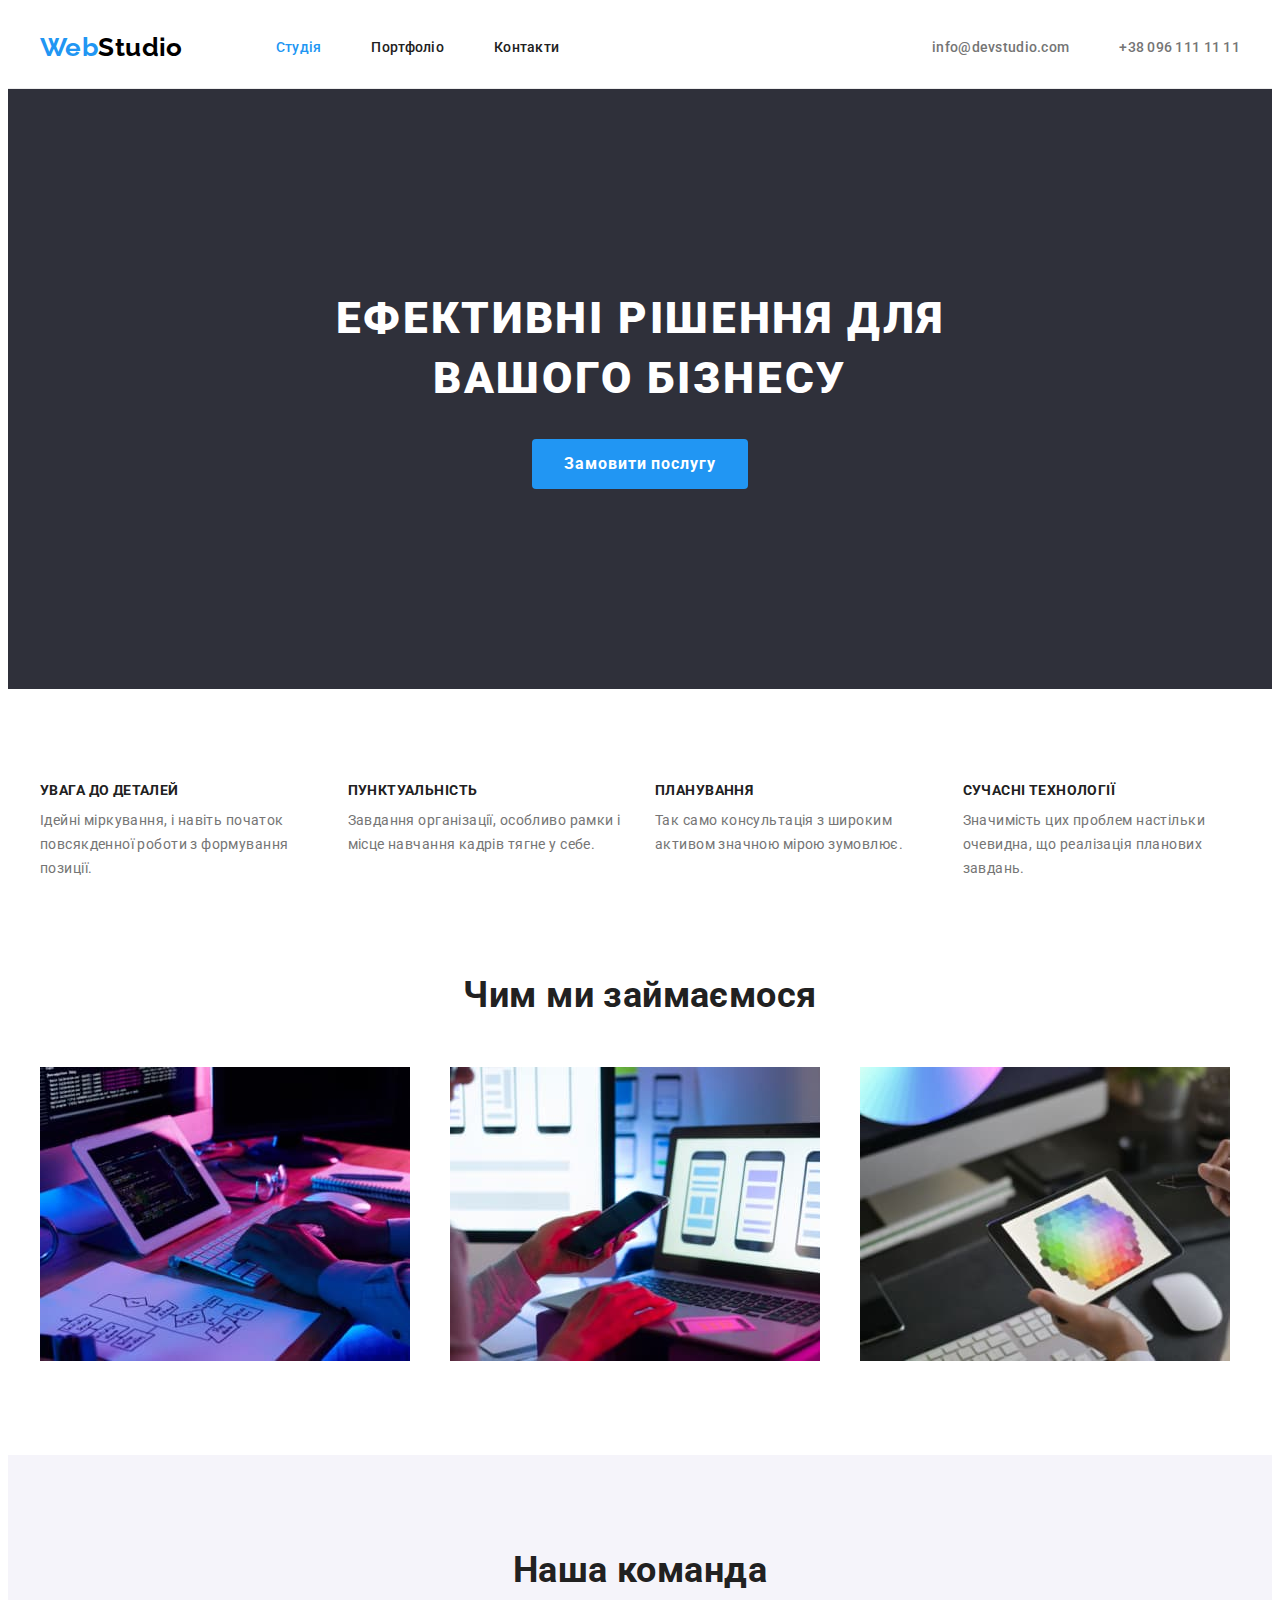
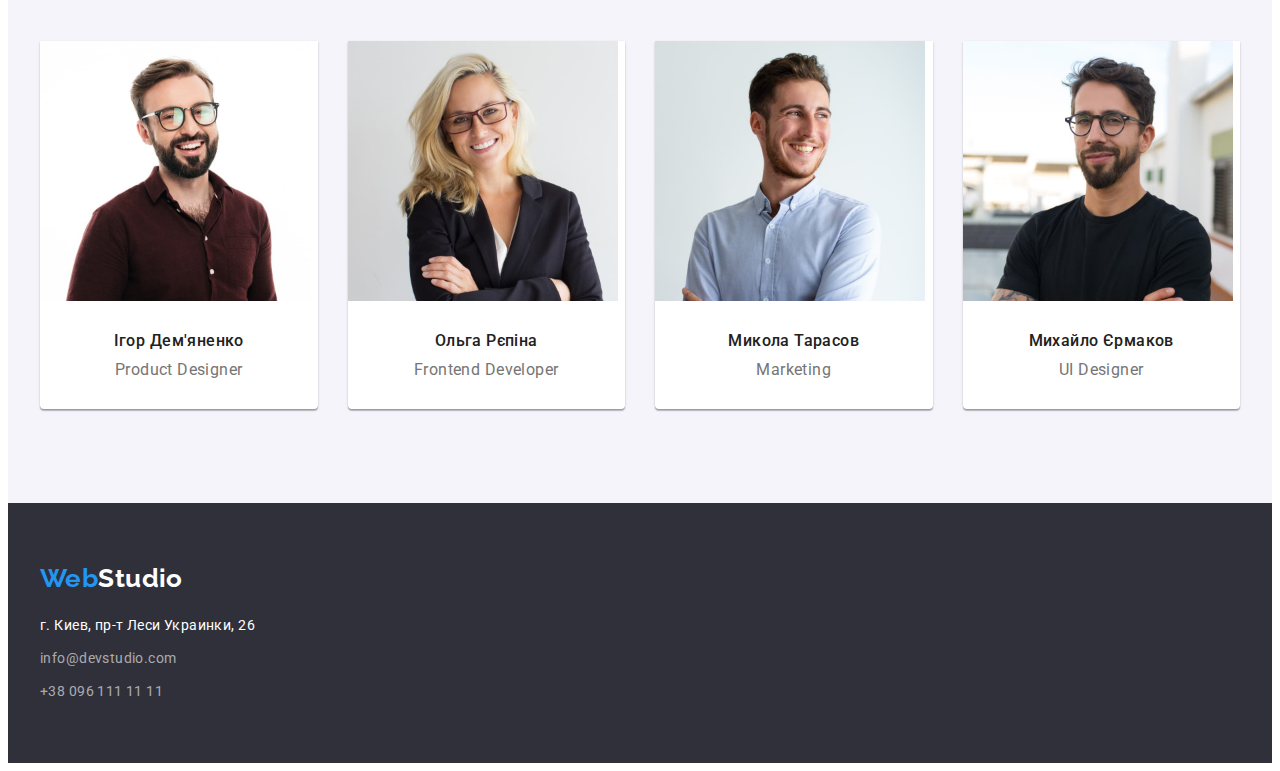
<file: index.html>
<!DOCTYPE html>
<html lang="uk">
  <head>
    <meta charset="UTF-8" />
    <meta http-equiv="X-UA-Compatible" content="IE=edge" />
    <meta name="viewport" content="width=device-width, initial-scale=1.0" />
    <title>WebStudio</title>
    <link
      rel="stylesheet"
      href="https://cdnjs.cloudflare.com/ajax/libs/modern-normalize/1.1.0/modern-normalize.min.css"
      integrity="sha512-wpPYUAdjBVSE4KJnH1VR1HeZfpl1ub8YT/NKx4PuQ5NmX2tKuGu6U/JRp5y+Y8XG2tV+wKQpNHVUX03MfMFn9Q=="
      crossorigin="anonymous"
      referrerpolicy="no-referrer"
    />
    <link rel="preconnect" href="https://fonts.googleapis.com" />
    <link rel="preconnect" href="https://fonts.gstatic.com" crossorigin />
    <link
      href="https://fonts.googleapis.com/css2?family=Raleway:wght@700&family=Roboto:wght@400;500;700;900&display=swap"
      rel="stylesheet"
    />
    <link rel="stylesheet" href="./css/styles.css" />
  </head>
  <body>
    <!--Шапка-->
    <header class="page-header">
      <div class="container header-wrap">
        <nav class="navigation">
          <a href="./index.html" lang="en" class="logotype link"
            >Web<span class="logo-part">Studio</span></a
          >
          <ul class="nav-list list">
            <li class="nav-item">
              <a href="./index.html" class="link current">Студія</a>
            </li>
            <li class="nav-item">
              <a href="./portfolio.html" class="link">Портфоліо</a>
            </li>
            <li class="nav-item">
              <a href="#" class="link">Контакти</a>
            </li>
          </ul>
        </nav>
        <ul class="contacts-list list">
          <li class="contacts-item">
            <a href="mailto:info@devstudio.com" class="link">info@devstudio.com</a>
          </li>
          <li><a href="tel:+380961111111" class="link">+38 096 111 11 11</a></li>
        </ul>
      </div>
    </header>
    <main>
      <!--Герой-->
      <section class="hero">
        <div class="container">
          <h1 class="hero-title">Ефективні рішення для вашого бізнесу</h1>
          <button type="button" class="button hero-button">Замовити послугу</button>
        </div>
      </section>
      <!--Особливості-->
      <section class="section features">
        <div class="container">
          <h2 class="section-title visually-hidden">Особливості</h2>
          <ul class="features-list list">
            <li class="feature-item">
              <h3 class="title">Увага до деталей</h3>
              <p>Ідейні міркування, і навіть початок повсякденної роботи з формування позиції.</p>
            </li>
            <li class="feature-item">
              <h3 class="title">Пунктуальність</h3>
              <p>Завдання організації, особливо рамки і місце навчання кадрів тягне у себе.</p>
            </li>
            <li class="feature-item">
              <h3 class="title">Планування</h3>
              <p>Так само консультація з широким активом значною мірою зумовлює.</p>
            </li>
            <li class="feature-item">
              <h3 class="title">Сучасні технології</h3>
              <p>Значимість цих проблем настільки очевидна, що реалізація планових завдань.</p>
            </li>
          </ul>
        </div>
      </section>
      <!--Чим ми займаємося-->
      <section class="section what-do no-padding">
        <div class="container">
          <h2 class="section-title">Чим ми займаємося</h2>
          <ul class="pictures-list list">
            <li class="item">
              <img
                class="image"
                src="./images/img1.jpg"
                alt="алгоритм і планшет з кодом"
                width="370"
              />
            </li>
            <li class="item">
              <img
                class="image"
                src="./images/img2.jpg"
                alt="ноутбук із зображеннями смартфона"
                width="370"
              />
            </li>
            <li class="item">
              <img
                class="image"
                src="./images/img3.jpg"
                alt="планшет з вибором кольорів"
                width="370"
              />
            </li>
          </ul>
        </div>
      </section>
      <!--Наша команда-->
      <section class="section team">
        <div class="container">
          <h2 class="section-title">Наша команда</h2>
          <ul class="team-list list">
            <li class="team-item">
              <img
                class="image"
                src="./images/product-designer.jpg"
                alt="дизайнер продукту"
                width="270"
              />
              <div class="card-content">
                <h3 class="title">Ігор Дем'яненко</h3>
                <p lang="en" class="position">Product Designer</p>
              </div>
            </li>
            <li class="team-item">
              <img
                class="image"
                src="./images/fronend-developer.jpg"
                alt="розробник інтерфейсу"
                width="270"
              />
              <div class="card-content">
                <h3 class="title">Ольга Рєпіна</h3>
                <p lang="en" class="position">Frontend Developer</p>
              </div>
            </li>
            <li class="team-item">
              <img class="image" src="./images/marketing.jpg" alt="маркетинг" width="270" />
              <div class="card-content">
                <h3 class="title">Микола Тарасов</h3>
                <p lang="en" class="position">Marketing</p>
              </div>
            </li>
            <li class="team-item">
              <img
                class="image"
                src="./images/ui-designer.jpg"
                alt="дизайнер інтерфейсу користувача"
                width="270"
              />
              <div class="card-content">
                <h3 class="title">Михайло Єрмаков</h3>
                <p lang="en" class="position">UI Designer</p>
              </div>
            </li>
          </ul>
        </div>
      </section>
    </main>
    <!--Футер-->
    <footer class="page-footer">
      <div class="container">
        <a href="./index.html" lang="en" class="logotype link"
          >Web<span class="logo-part">Studio</span></a
        >
        <address class="address-list">
          <ul class="list contact-list">
            <li class="contact-item">
              <a
                href="https://goo.gl/maps/CPtrU1FHBa2aNyZL9"
                target="_blank"
                rel="noopener noreferrer nofollow"
                class="address link"
                >г. Киев, пр-т Леси Украинки, 26</a
              >
            </li>
            <li class="contact-item">
              <a href="mailto:info@devstudio.com" class="contact-item link">info@devstudio.com</a>
            </li>
            <li class="contact-item">
              <a href="tel:+380961111111" class="contact-item link">+38 096 111 11 11</a>
            </li>
          </ul>
        </address>
      </div>
    </footer>
  </body>
</html>
</file>
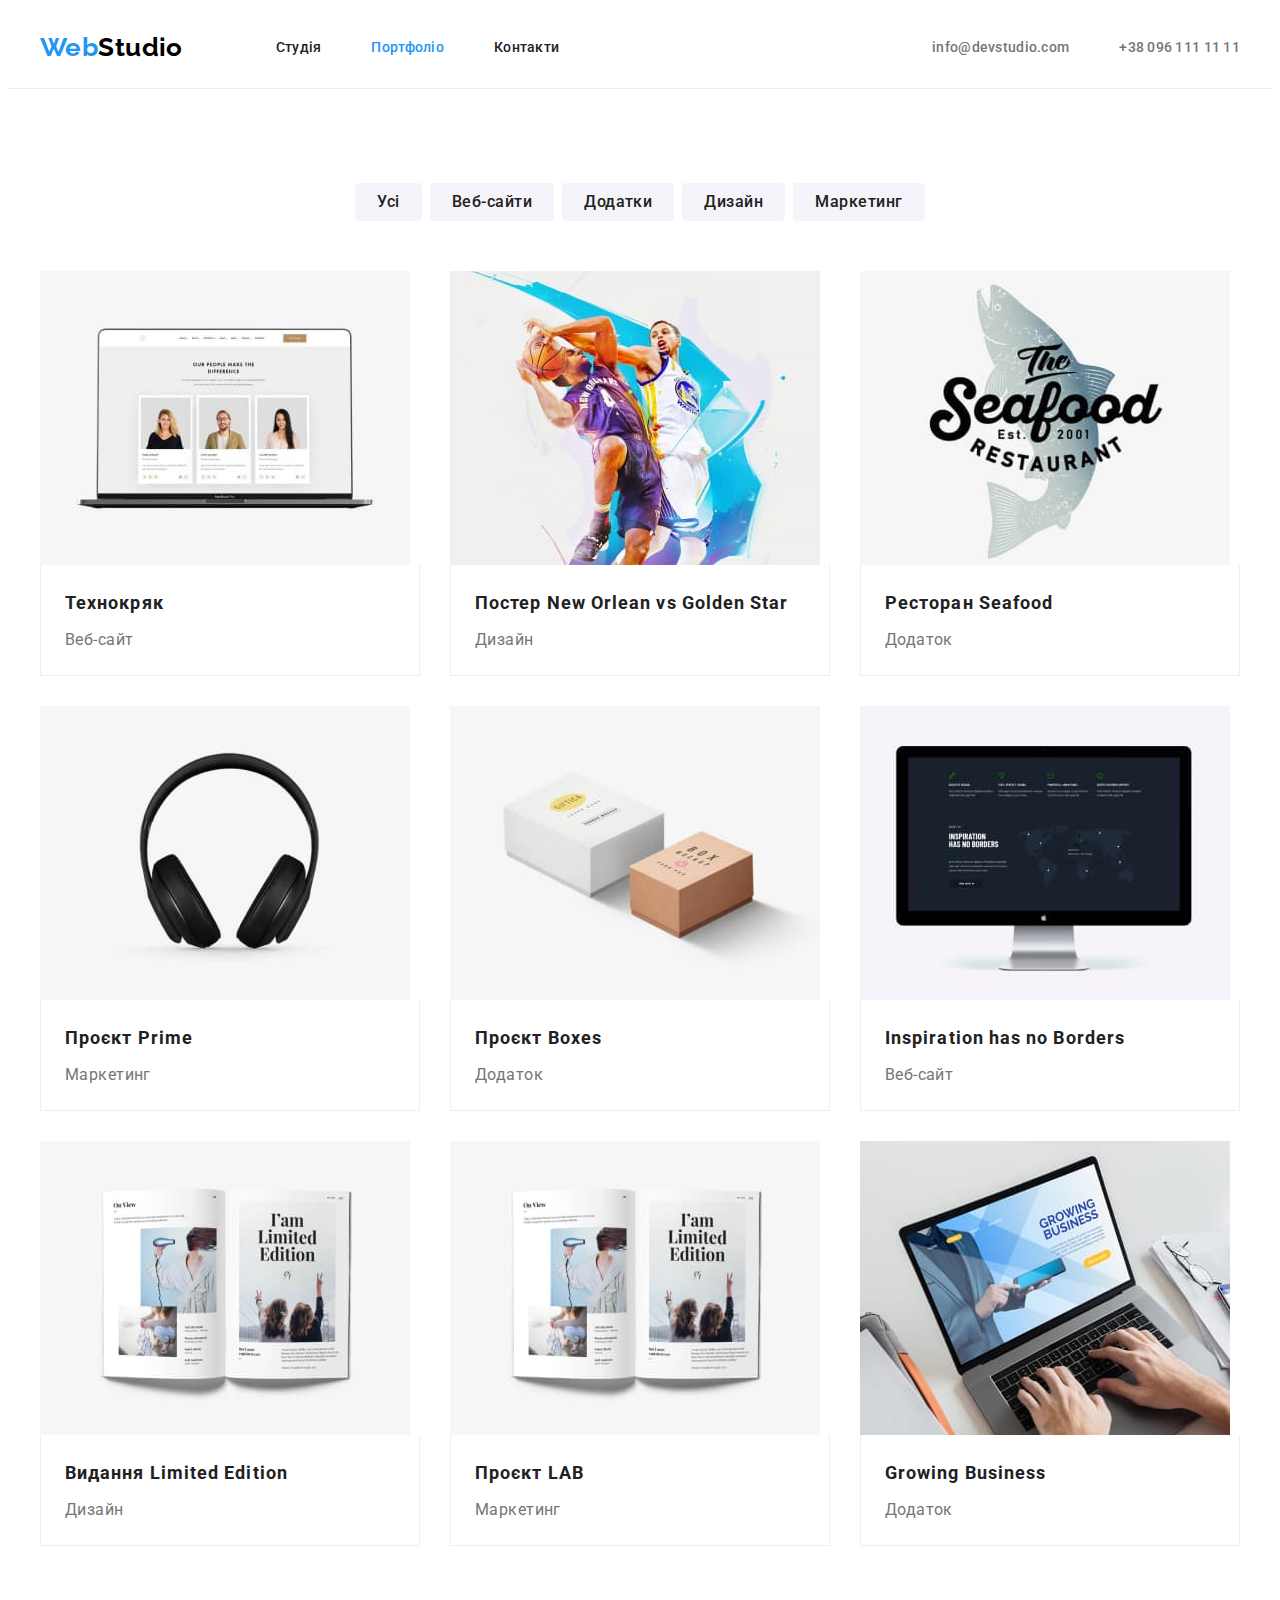
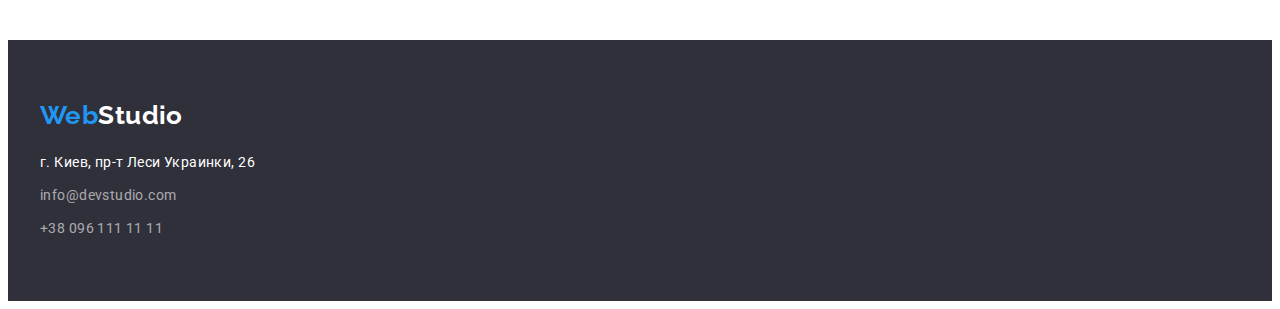
<file: portfolio.html>
<!DOCTYPE html>
<html lang="uk">
  <head>
    <meta charset="UTF-8" />
    <meta http-equiv="X-UA-Compatible" content="IE=edge" />
    <meta name="viewport" content="width=device-width, initial-scale=1.0" />
    <title>Portfolio</title>
    <link
      rel="stylesheet"
      href="https://cdnjs.cloudflare.com/ajax/libs/modern-normalize/1.1.0/modern-normalize.min.css"
      integrity="sha512-wpPYUAdjBVSE4KJnH1VR1HeZfpl1ub8YT/NKx4PuQ5NmX2tKuGu6U/JRp5y+Y8XG2tV+wKQpNHVUX03MfMFn9Q=="
      crossorigin="anonymous"
      referrerpolicy="no-referrer"
    />
    <link
      href="https://fonts.googleapis.com/css2?family=Raleway:wght@700&family=Roboto:wght@400;500;700;900&display=swap"
      rel="stylesheet"
    />
    <link rel="stylesheet" href="./css/styles.css" />
  </head>
  <body>
    <!--Шапка-->
    <header class="page-header">
      <div class="container header-wrap">
        <nav class="navigation">
          <a href="./index.html" lang="en" class="logotype link"
            >Web<span class="logo-part">Studio</span></a
          >
          <ul class="nav-list list">
            <li class="nav-item">
              <a href="./index.html" class="link">Студія</a>
            </li>
            <li class="nav-item">
              <a href="./portfolio.html" class="link current">Портфоліо</a>
            </li>
            <li class="nav-item">
              <a href="#" class="link">Контакти</a>
            </li>
          </ul>
        </nav>
        <ul class="contacts-list list">
          <li class="contacts-item">
            <a href="mailto:info@devstudio.com" class="link">info@devstudio.com</a>
          </li>
          <li><a href="tel:+380961111111" class="link">+38 096 111 11 11</a></li>
        </ul>
      </div>
    </header>
    <main>
      <!--Галерея-->
      <section class="section works">
        <div class="container">
          <h1 class="visually-hidden">Наші роботи</h1>
          <ul class="list button-list">
            <li class="item"><button type="button" class="button secondary">Усі</button></li>
            <li class="item"><button type="button" class="button secondary">Веб-сайти</button></li>
            <li class="item"><button type="button" class="button secondary">Додатки</button></li>
            <li class="item"><button type="button" class="button secondary">Дизайн</button></li>
            <li class="item"><button type="button" class="button secondary">Маркетинг</button></li>
          </ul>
          <ul class="list works-list">
            <li class="works-item">
              <a href="#" class="link"
                ><img
                  class="image"
                  src="./images/portfolio/img1.jpg"
                  alt="Макет сайту"
                  width="370"
                />
                <div class="card-content">
                  <h2 class="title">Технокряк</h2>
                  <p class="text">Веб-сайт</p>
                </div>
                <!--<p class="text">
                Lorem ipsum, dolor sit amet consectetur adipisicing elit. Explicabo consequatur
                ducimus quisquam, maiores corporis commodi laboriosam numquam natus deleniti eum
                minima ipsum beatae neque amet eveniet quod animi architecto odit!
              </p>--></a
              >
            </li>
            <li class="works-item">
              <a href="#" class="link"
                ><img
                  class="image"
                  src="./images/portfolio/img2.jpg"
                  alt="Гра в баскетбол"
                  width="370"
                />
                <div class="card-content">
                  <h2 class="title">Постер<span lang="en"> New Orlean vs Golden Star</span></h2>
                  <p class="text">Дизайн</p>
                </div>
                <!--<p class="text">
                Lorem ipsum, dolor sit amet consectetur adipisicing elit. Explicabo consequatur
                ducimus quisquam, maiores corporis commodi laboriosam numquam natus deleniti eum
                minima ipsum beatae neque amet eveniet quod animi architecto odit!
              </p>--></a
              >
            </li>
            <li class="works-item">
              <a href="#" class="link"
                ><img
                  class="image"
                  src="./images/portfolio/img3.jpg"
                  alt="Логотип ресторану морської їжі"
                  width="370"
                />
                <div class="card-content">
                  <h2 class="title">Ресторан <span lang="en">Seafood</span></h2>
                  <p class="text">Додаток</p>
                </div>
                <!--<p class="text">
                Lorem ipsum, dolor sit amet consectetur adipisicing elit. Explicabo consequatur
                ducimus quisquam, maiores corporis commodi laboriosam numquam natus deleniti eum
                minima ipsum beatae neque amet eveniet quod animi architecto odit!
              </p>--></a
              >
            </li>
            <li class="works-item">
              <a href="#" class="link"
                ><img
                  class="image"
                  src="./images/portfolio/img4.jpg"
                  alt="Чорні навушники"
                  width="370"
                />
                <div class="card-content">
                  <h2 class="title">Проєкт <span lang="en">Prime</span></h2>
                  <p class="text">Маркетинг</p>
                </div>
                <!--<p class="text">
                Lorem ipsum, dolor sit amet consectetur adipisicing elit. Explicabo consequatur
                ducimus quisquam, maiores corporis commodi laboriosam numquam natus deleniti eum
                minima ipsum beatae neque amet eveniet quod animi architecto odit!
              </p>--></a
              >
            </li>
            <li class="works-item">
              <a href="#" class="link"
                ><img
                  class="image"
                  src="./images/portfolio/img5.jpg"
                  alt="Дві коробки"
                  width="370"
                />
                <div class="card-content">
                  <h2 class="title">Проєкт <span lang="en">Boxes</span></h2>
                  <p class="text">Додаток</p>
                </div>
                <!--<p class="text">
                Lorem ipsum, dolor sit amet consectetur adipisicing elit. Explicabo consequatur
                ducimus quisquam, maiores corporis commodi laboriosam numquam natus deleniti eum
                minima ipsum beatae neque amet eveniet quod animi architecto odit!
              </p>--></a
              >
            </li>
            <li class="works-item">
              <a href="#" class="link"
                ><img
                  class="image"
                  src="./images/portfolio/img6.jpg"
                  alt="Екран монітора"
                  width="370"
                />
                <div class="card-content">
                  <h2 lang="en" class="title">Inspiration has no Borders</h2>
                  <p class="text">Веб-сайт</p>
                </div>
                <!--<p class="text">
                Lorem ipsum, dolor sit amet consectetur adipisicing elit. Explicabo consequatur
                ducimus quisquam, maiores corporis commodi laboriosam numquam natus deleniti eum
                minima ipsum beatae neque amet eveniet quod animi architecto odit!
              </p>--></a
              >
            </li>
            <li class="works-item">
              <a href="#" class="link"
                ><img
                  class="image"
                  src="./images/portfolio/img7.jpg"
                  alt="Журнал з ілюстраціями"
                  width="370"
                />
                <div class="card-content">
                  <h2 class="title">Видання <span lang="en">Limited Edition</span></h2>
                  <p class="text">Дизайн</p>
                </div>
                <!--<p class="text">
                Lorem ipsum, dolor sit amet consectetur adipisicing elit. Explicabo consequatur
                ducimus quisquam, maiores corporis commodi laboriosam numquam natus deleniti eum
                minima ipsum beatae neque amet eveniet quod animi architecto odit!
              </p>--></a
              >
            </li>
            <li class="works-item">
              <a href="#" class="link"
                ><img class="image" src="./images/portfolio/img7.jpg" alt="Бірка" width="370" />
                <div class="card-content">
                  <h2 class="title">Проєкт <span lang="en">LAB</span></h2>
                  <p class="text">Маркетинг</p>
                </div>
                <!--<p class="text">
                Lorem ipsum, dolor sit amet consectetur adipisicing elit. Explicabo consequatur
                ducimus quisquam, maiores corporis commodi laboriosam numquam natus deleniti eum
                minima ipsum beatae neque amet eveniet quod animi architecto odit!
              </p>--></a
              >
            </li>
            <li class="works-item">
              <a href="#" class="link"
                ><img
                  class="image"
                  src="./images/portfolio/img9.jpg"
                  alt="Ноутбук з сторінкою сайту на екрані"
                />
                <div class="card-content">
                  <h2 lang="en" class="title">Growing Business</h2>
                  <p class="text">Додаток</p>
                </div>
                <!--<p class="text">
                Lorem ipsum, dolor sit amet consectetur adipisicing elit. Explicabo consequatur
                ducimus quisquam, maiores corporis commodi laboriosam numquam natus deleniti eum
                minima ipsum beatae neque amet eveniet quod animi architecto odit!
              </p>--></a
              >
            </li>
          </ul>
        </div>
      </section>
    </main>
    <footer class="page-footer">
      <div class="container">
        <a href="./index.html" lang="en" class="logotype link"
          >Web<span class="logo-part">Studio</span></a
        >
        <address class="address-list">
          <ul class="list contact-list">
            <li class="contact-item">
              <a
                href="https://goo.gl/maps/CPtrU1FHBa2aNyZL9"
                target="_blank"
                rel="noopener noreferrer nofollow"
                class="address link"
                >г. Киев, пр-т Леси Украинки, 26</a
              >
            </li>
            <li class="contact-item">
              <a href="mailto:info@devstudio.com" class="contact-item link">info@devstudio.com</a>
            </li>
            <li class="contact-item">
              <a href="tel:+380961111111" class="contact-item link">+38 096 111 11 11</a>
            </li>
          </ul>
        </address>
      </div>
    </footer>
  </body>
</html>
</file>
<file: css/styles.css>
:root {
  --primary-text-color: #757575;
  --title-text-color: #212121;
  --accent-color: #2196f3;
  --text-white-color: #ffffff;
  --text-black-color: #000000;
  --contact-item-color: rgba(255, 255, 255, 0.6);
  --secondary-background-color: #2f303a;
  --button-background-color: #f5f4fa;
  --hero-button-active: #188ce8;
  --white-background-color: #ffffff;
  --portfolio-border-color: #eeeeee;
  --bold-font: 700;
  --font-size-sixteen: 16px;
}
body {
  background-color: var(--white-background-color);
  color: var(--primary-text-color);
  font-family: 'Roboto', sans-serif;
  font-size: 14px;
  line-height: 1.71;
  letter-spacing: 0.03em;
}
h1,
h2,
h3,
p {
  margin-top: 0;
  margin-bottom: 0;
}
.container {
  margin-left: auto;
  margin-right: auto;
  width: 1200px;
  padding-left: 15px;
  padding-right: 15px;
}
.list {
  padding: 0;
  margin: 0;
  list-style: none;
}
.link {
  text-decoration: none;
}
/*Header*/
/*logo*/
.logotype {
  color: var(--accent-color);
  font-family: 'Raleway', sans-serif;
  font-weight: var(--bold-font);
  font-size: 26px;
  line-height: 1.19;
}
.page-header .logotype {
  display: block;
  margin-right: 93px;
  padding-top: 24px;
  padding-bottom: 25px;
}
.page-header .logo-part {
  color: var(--text-black-color);
}
.page-footer .logo-part {
  color: var(--text-white-color);
}
.page-header {
  border-bottom: 1px solid #ececec;
}
/*Navigation*/
.nav-list,
.contacts-list {
  display: flex;
}
.nav-item:not(:last-child),
.contacts-item:not(:last-child) {
  margin-right: 50px;
}
.nav-list .link {
  display: block;
  padding-top: 32px;
  padding-bottom: 32px;
  color: var(--title-text-color);
  font-weight: 500;
  line-height: 1.14;
  letter-spacing: 0.02em;
}
.nav-list .link:hover,
.nav-list .link:focus,
.nav-list .current {
  color: var(--accent-color);
}
.contacts-list .link {
  display: block;
  padding-top: 32px;
  padding-bottom: 32px;
  color: var(--primary-text-color);
  font-style: normal;
  font-weight: 500;
  line-height: 1.14;
  letter-spacing: 0.02em;
}
.contacts-list .link:hover,
.contacts-list .link:focus {
  color: var(--accent-color);
}
.navigation {
  display: flex;
  justify-content: space-between;
  align-items: center;
}
.header-wrap {
  display: flex;
}
.contacts-list {
  margin-left: auto;
}
/*main*/
.section {
  padding-top: 94px;
  padding-bottom: 94px;
}
.section.no-padding {
  padding-top: 0;
}
.hero {
  padding-top: 200px;
  padding-bottom: 200px;
  text-align: center;
  background-color: var(--secondary-background-color);
}
.hero-title {
  margin-bottom: 30px;
  margin-left: auto;
  margin-right: auto;
  max-width: 696px;
  color: var(--text-white-color);
  font-weight: 900;
  font-size: 44px;
  line-height: 1.36;
  letter-spacing: 0.06em;
  text-transform: uppercase;
}
.section-title {
  margin-bottom: 50px;
  color: var(--title-text-color);
  font-weight: var(--bold-font);
  font-size: 36px;
  line-height: 1.17;
  text-align: center;
}
.visually-hidden {
  position: absolute;
  white-space: nowrap;
  width: 1px;
  height: 1px;
  overflow: hidden;
  border: 0;
  padding: 0;
  clip: rect(0 0 0 0);
  clip-path: inset(50%);
  margin: -1px;
}
.features-list,
.pictures-list,
.team-list {
  display: flex;
}
.feature-item {
  flex-basis: calc((100% - 90px) / 4);
}
.feature-item:not(:last-child),
.pictures-list .item:not(:last-child),
.team-item:not(:last-child) {
  margin-right: 30px;
}
.features-list .title {
  margin-bottom: 10px;
  color: var(--title-text-color);
  font-weight: var(--bold-font);
  font-size: inherit;
  line-height: 1.14;
  text-transform: uppercase;
}
.pictures-list .item {
  flex-basis: calc((100% - 60px) / 3);
}
.section.team {
  background-color: var(--button-background-color);
}
.team-item {
  flex-basis: calc((100% - 90px) / 4);
  box-shadow: 0px 1px 3px rgba(0, 0, 0, 0.12), 0px 1px 1px rgba(0, 0, 0, 0.14),
    0px 2px 1px rgba(0, 0, 0, 0.2);
  border-radius: 0px 0px 4px 4px;
  background-color: var(--white-background-color);
}
.team-item .card-content {
  padding-top: 30px;
  padding-bottom: 30px;
}
.team-list .title {
  margin-bottom: 10px;
  color: var(--title-text-color);
  font-weight: 500;
  font-size: var(--font-size-sixteen);
  line-height: 1.19;
  text-align: center;
}
.position {
  font-size: var(--font-size-sixteen);
  line-height: 1.19;
  text-align: center;
}
/*Images*/
.image {
  display: block;
  max-width: 100%;
  height: auto;
}
/*button*/
.button {
  display: inline-block;
  border: none;
  padding: 6px 22px;
  border-radius: 4px;
  color: var(--text-white-color);
  background-color: var(--accent-color);
  font-family: inherit;
  font-weight: 500;
  font-size: var(--font-size-sixteen);
  line-height: 1.62;
  letter-spacing: 0.03em;
  cursor: pointer;
}
.hero-button {
  display: inline-block;
  padding: 10px 32px;
  min-width: 216px;
  border-radius: 4px;
  font-weight: var(--bold-font);
  line-height: 1.88;
  letter-spacing: 0.06em;
}
.hero-button:hover,
.hero-button:focus {
  background-color: var(--hero-button-active);
}
.button.primary {
  color: var(--text-white-color);
  background-color: var(--accent-color);
}
.button.secondary {
  color: var(--title-text-color);
  background-color: var(--button-background-color);
  border-radius: 4px;
}
.secondary:hover,
.secondary:focus {
  color: var(--text-white-color);
  background-color: var(--accent-color);
  box-shadow: 0px 3px 1px rgba(0, 0, 0, 0.1), 0px 1px 2px rgba(0, 0, 0, 0.08),
    0px 2px 2px rgba(0, 0, 0, 0.12);
  border-radius: 4px;
}
/*footer*/
.page-footer {
  padding-top: 60px;
  padding-bottom: 60px;
  background-color: var(--secondary-background-color);
}
.contact-list .contact-item:not(:last-child) {
  margin-bottom: 9px;
}
.contact-list .contact-item {
  color: var(--contact-item-color);
  font-style: normal;
}
.link.address {
  color: var(--text-white-color);
  font-style: normal;
}
.contact-list .contact-item:hover,
.contact-list .contact-item:focus {
  color: var(--accent-color);
}
.page-footer .logotype {
  display: block;
  margin-bottom: 20px;
}
/*Портфоліо*/
.works-list .title {
  margin-bottom: 4px;
  color: var(--title-text-color);
  font-weight: var(--bold-font);
  font-size: 18px;
  line-height: 2;
  letter-spacing: 0.06em;
}
.works-list .text {
  color: var(--primary-text-color);
  font-size: var(--font-size-sixteen);
  line-height: 1.88;
}
.button-list {
  display: flex;
  justify-content: center;
  margin-bottom: 50px;
}
.button-list .item:not(:last-child) {
  margin-right: 8px;
}
.works-list {
  display: flex;
  flex-wrap: wrap;
  margin-top: -30px;
  margin-left: -30px;
}
.works-item {
  flex-basis: calc(100% / 3 - 30px);
  margin-top: 30px;
  margin-left: 30px;
  background-color: var(--white-background-color);
}
.works-item .card-content {
  padding-top: 20px;
  padding-bottom: 20px;
  padding-left: 24px;
  padding-right: 24px;
  border-left: 1px solid var(--portfolio-border-color);
  border-right: 1px solid var(--portfolio-border-color);
  border-bottom: 1px solid var(--portfolio-border-color);
}
</file>
